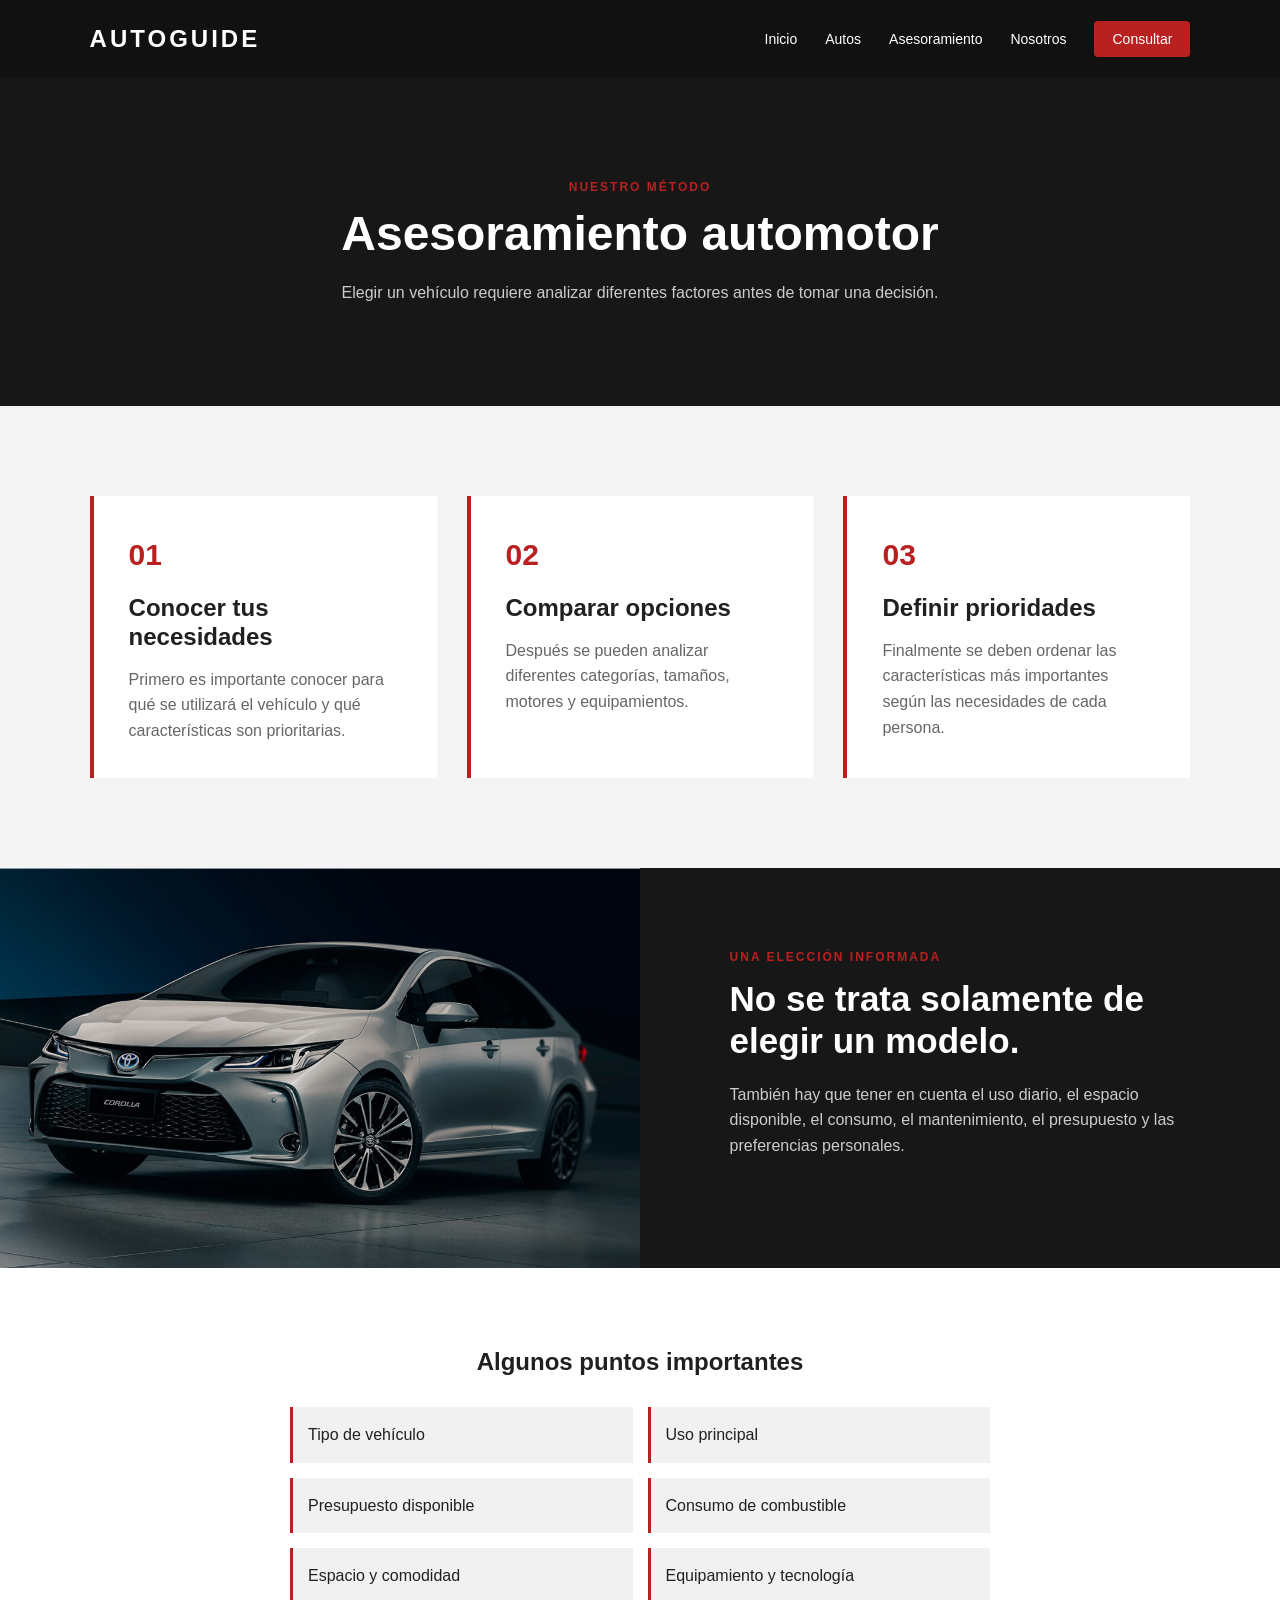
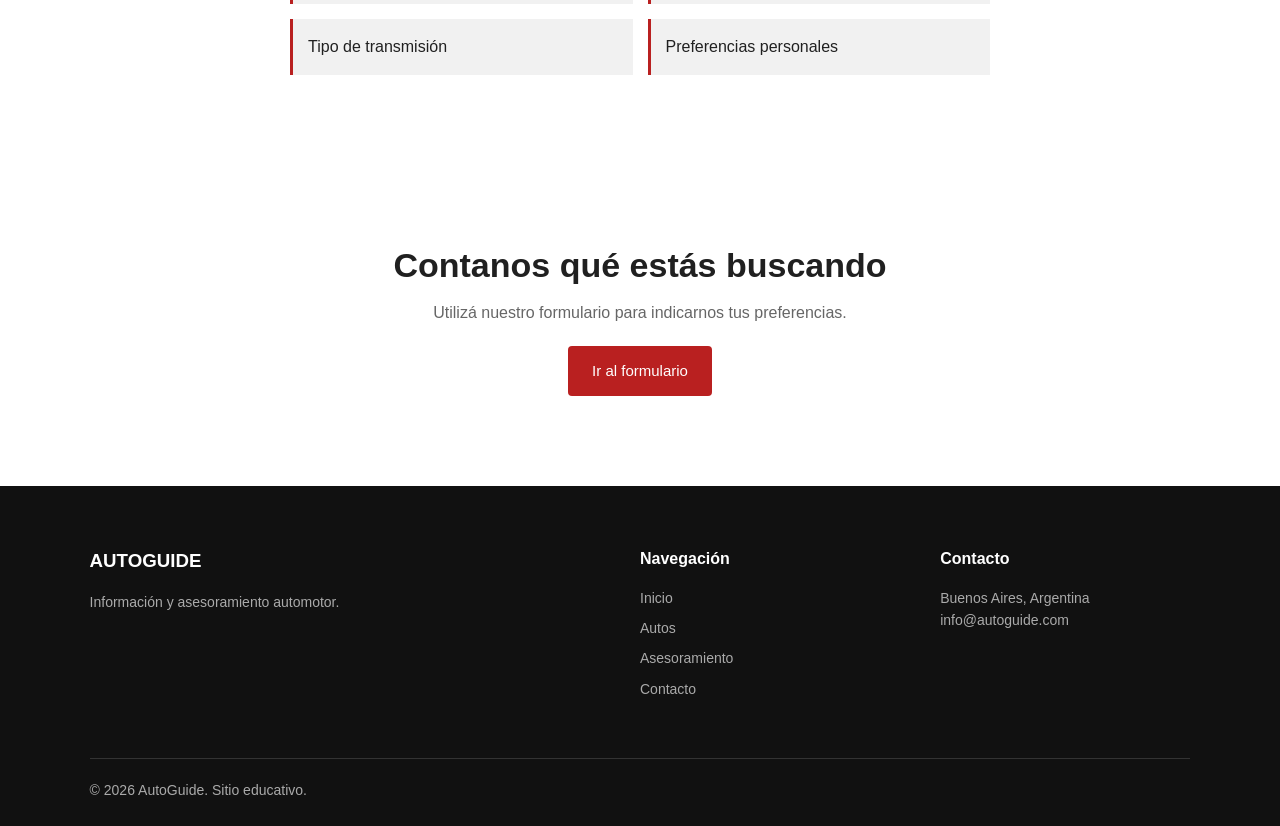
<file: asesoramiento.html>
<!DOCTYPE html>
<html lang="es">

<head>
    <meta charset="UTF-8">
    <meta name="viewport" content="width=device-width, initial-scale=1.0">

    <title>Asesoramiento | AutoGuide</title>

    <link rel="stylesheet" href="styles.css">
</head>

<body>

    <header>

        <div class="logo">
            <a href="index.html">AUTOGUIDE</a>
        </div>

        <nav>
            <ul>
                <li><a href="index.html">Inicio</a></li>
                <li><a href="autos.html">Autos</a></li>
                <li><a href="asesoramiento.html">Asesoramiento</a></li>
                <li><a href="nosotros.html">Nosotros</a></li>
                <li><a href="formulario.html" class="boton-nav">Consultar</a></li>
            </ul>
        </nav>

    </header>


    <main>

        <section class="titulo-pagina">

            <p class="texto-pequeno">NUESTRO MÉTODO</p>

            <h1>Asesoramiento automotor</h1>

            <p>
                Elegir un vehículo requiere analizar diferentes
                factores antes de tomar una decisión.
            </p>

        </section>


        <section class="pasos">

            <div class="paso">
                <span>01</span>
                <h2>Conocer tus necesidades</h2>
                <p>
                    Primero es importante conocer para qué se utilizará
                    el vehículo y qué características son prioritarias.
                </p>
            </div>

            <div class="paso">
                <span>02</span>
                <h2>Comparar opciones</h2>
                <p>
                    Después se pueden analizar diferentes categorías,
                    tamaños, motores y equipamientos.
                </p>
            </div>

            <div class="paso">
                <span>03</span>
                <h2>Definir prioridades</h2>
                <p>
                    Finalmente se deben ordenar las características
                    más importantes según las necesidades de cada persona.
                </p>
            </div>

        </section>


        <section class="asesoramiento-imagen">

            <img src="img/autodestacado.jpg" alt="Asesoramiento sobre vehículos">

            <div>

                <p class="texto-pequeno">UNA ELECCIÓN INFORMADA</p>

                <h2>No se trata solamente de elegir un modelo.</h2>

                <p>
                    También hay que tener en cuenta el uso diario,
                    el espacio disponible, el consumo, el mantenimiento,
                    el presupuesto y las preferencias personales.
                </p>

            </div>

        </section>


        <section class="checklist">

            <h2>Algunos puntos importantes</h2>

            <ul>
                <li>Tipo de vehículo</li>
                <li>Uso principal</li>
                <li>Presupuesto disponible</li>
                <li>Consumo de combustible</li>
                <li>Espacio y comodidad</li>
                <li>Equipamiento y tecnología</li>
                <li>Tipo de transmisión</li>
                <li>Preferencias personales</li>
            </ul>

        </section>


        <section class="llamada">

            <h2>Contanos qué estás buscando</h2>

            <p>
                Utilizá nuestro formulario para indicarnos tus preferencias.
            </p>

            <a href="formulario.html" class="boton">Ir al formulario</a>

        </section>

    </main>


    <footer>

        <div>
            <h3>AUTOGUIDE</h3>
            <p>Información y asesoramiento automotor.</p>
        </div>

        <div>
            <h4>Navegación</h4>
            <a href="index.html">Inicio</a>
            <a href="autos.html">Autos</a>
            <a href="asesoramiento.html">Asesoramiento</a>
            <a href="formulario.html">Contacto</a>
        </div>

        <div>
            <h4>Contacto</h4>
            <p>Buenos Aires, Argentina</p>
            <p>info@autoguide.com</p>
        </div>

        <div class="copyright">
            <p>© 2026 AutoGuide. Sitio educativo.</p>
        </div>

    </footer>

</body>
</html>
</file>
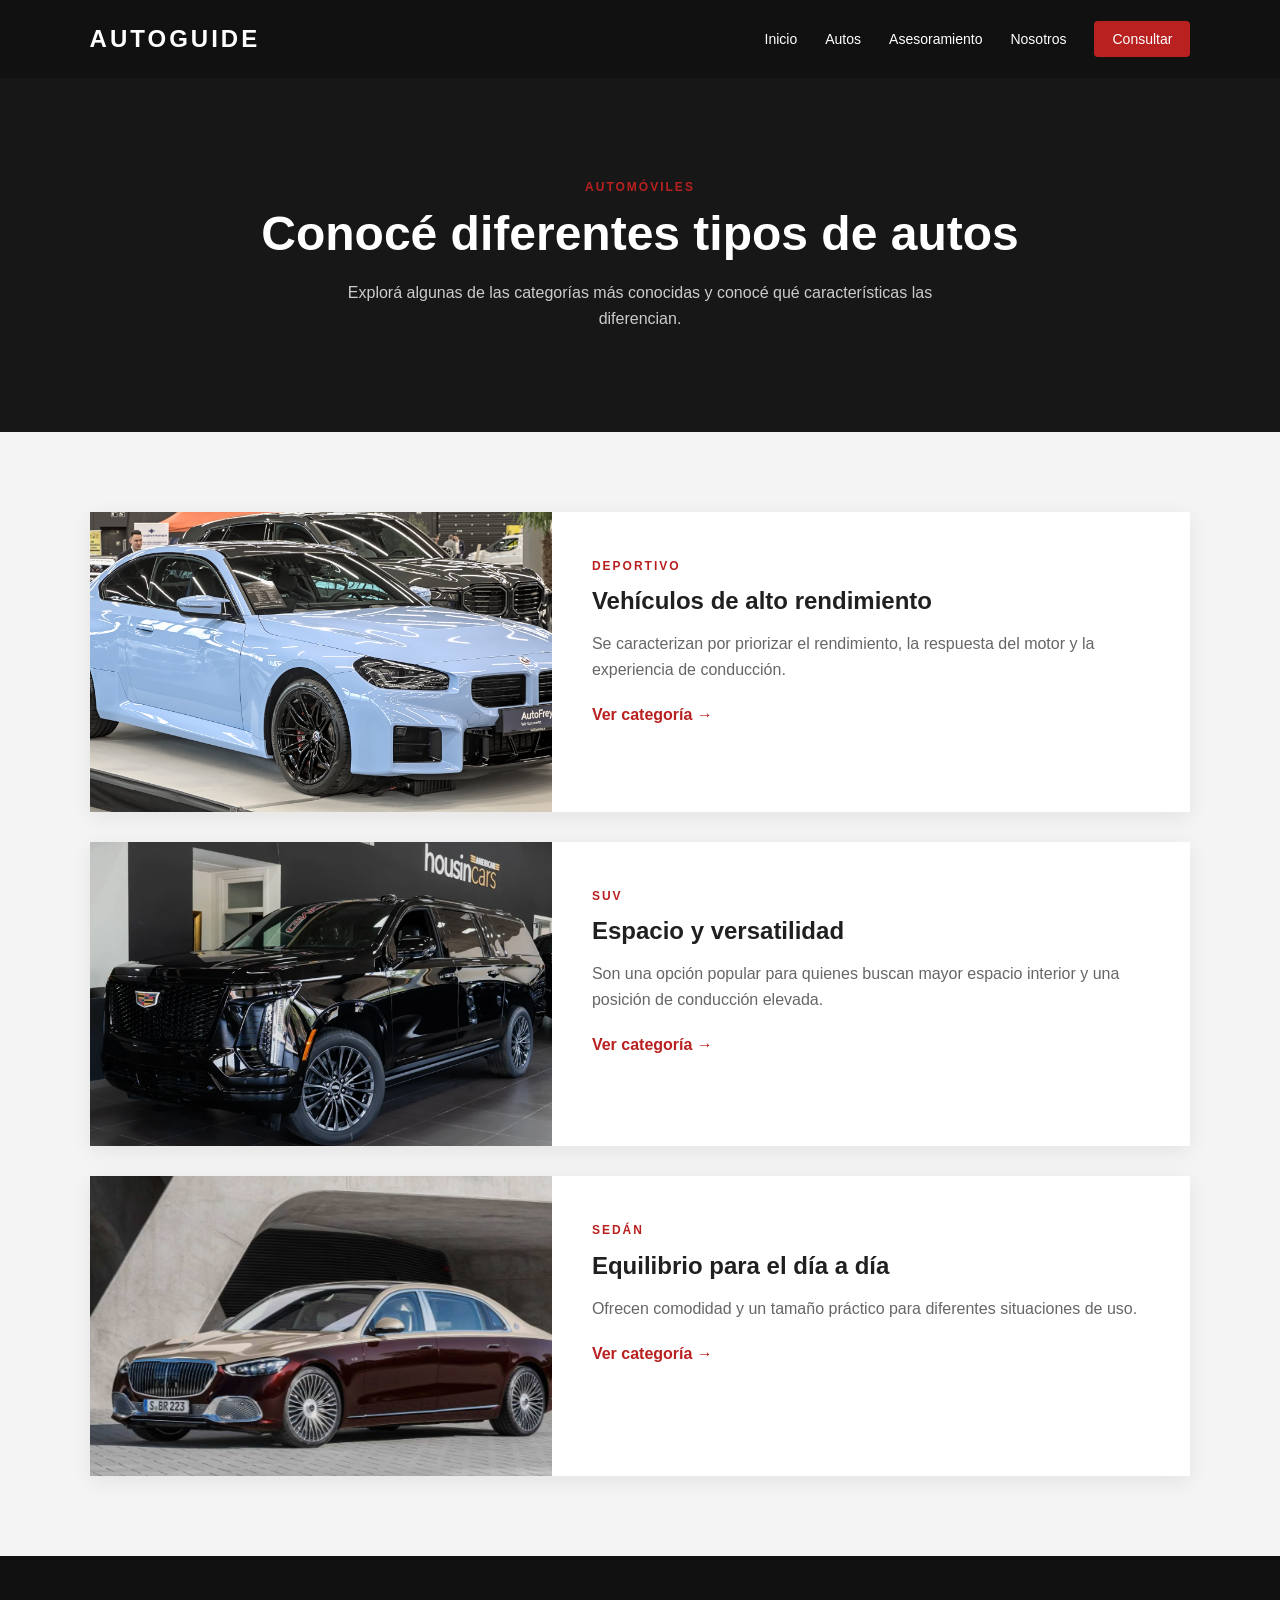
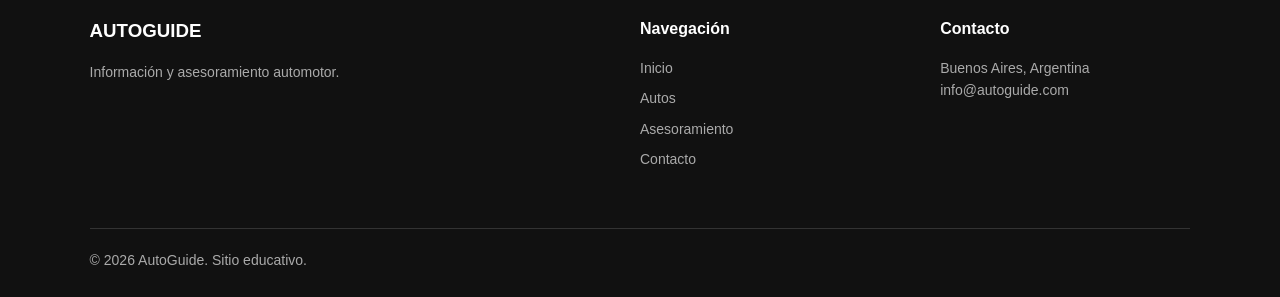
<file: autos.html>
<!DOCTYPE html>
<html lang="es">

<head>
    <meta charset="UTF-8">
    <meta name="viewport" content="width=device-width, initial-scale=1.0">

    <title>Autos | AutoGuide</title>

    <link rel="stylesheet" href="styles.css">
</head>

<body>

    <header>

        <div class="logo">
            <a href="index.html">AUTOGUIDE</a>
        </div>

        <nav>
            <ul>
                <li><a href="index.html">Inicio</a></li>
                <li><a href="autos.html">Autos</a></li>
                <li><a href="asesoramiento.html">Asesoramiento</a></li>
                <li><a href="nosotros.html">Nosotros</a></li>
                <li><a href="formulario.html" class="boton-nav">Consultar</a></li>
            </ul>
        </nav>

    </header>


    <main>

        <section class="titulo-pagina">

            <p class="texto-pequeno">AUTOMÓVILES</p>

            <h1>Conocé diferentes tipos de autos</h1>

            <p>
                Explorá algunas de las categorías más conocidas
                y conocé qué características las diferencian.
            </p>

        </section>


        <section class="lista-autos">

            <article class="auto-card">

                <img src="img/deportivos.jpg" alt="Automóvil">

                <div>
                    <span>DEPORTIVO</span>
                    <h2>Vehículos de alto rendimiento</h2>

                    <p>
                        Se caracterizan por priorizar el rendimiento,
                        la respuesta del motor y la experiencia de conducción.
                    </p>

                    <a href="deportivos.html">Ver categoría →</a>
                </div>

            </article>


            <article class="auto-card">

                <img src="img/suvs.png" alt="SUV">

                <div>
                    <span>SUV</span>
                    <h2>Espacio y versatilidad</h2>

                    <p>
                        Son una opción popular para quienes buscan
                        mayor espacio interior y una posición de conducción elevada.
                    </p>

                    <a href="suv.html">Ver categoría →</a>
                </div>

            </article>


            <article class="auto-card">

                <img src="img/sedanes.png" alt="Sedán">

                <div>
                    <span>SEDÁN</span>
                    <h2>Equilibrio para el día a día</h2>

                    <p>
                        Ofrecen comodidad y un tamaño práctico para
                        diferentes situaciones de uso.
                    </p>

                    <a href="sedanes.html">Ver categoría →</a>
                </div>

            </article>

        </section>

    </main>


    <footer>

        <div>
            <h3>AUTOGUIDE</h3>
            <p>Información y asesoramiento automotor.</p>
        </div>

        <div>
            <h4>Navegación</h4>
            <a href="index.html">Inicio</a>
            <a href="autos.html">Autos</a>
            <a href="asesoramiento.html">Asesoramiento</a>
            <a href="formulario.html">Contacto</a>
        </div>

        <div>
            <h4>Contacto</h4>
            <p>Buenos Aires, Argentina</p>
            <p>info@autoguide.com</p>
        </div>

        <div class="copyright">
            <p>© 2026 AutoGuide. Sitio educativo.</p>
        </div>

    </footer>

</body>
</html>
</file>
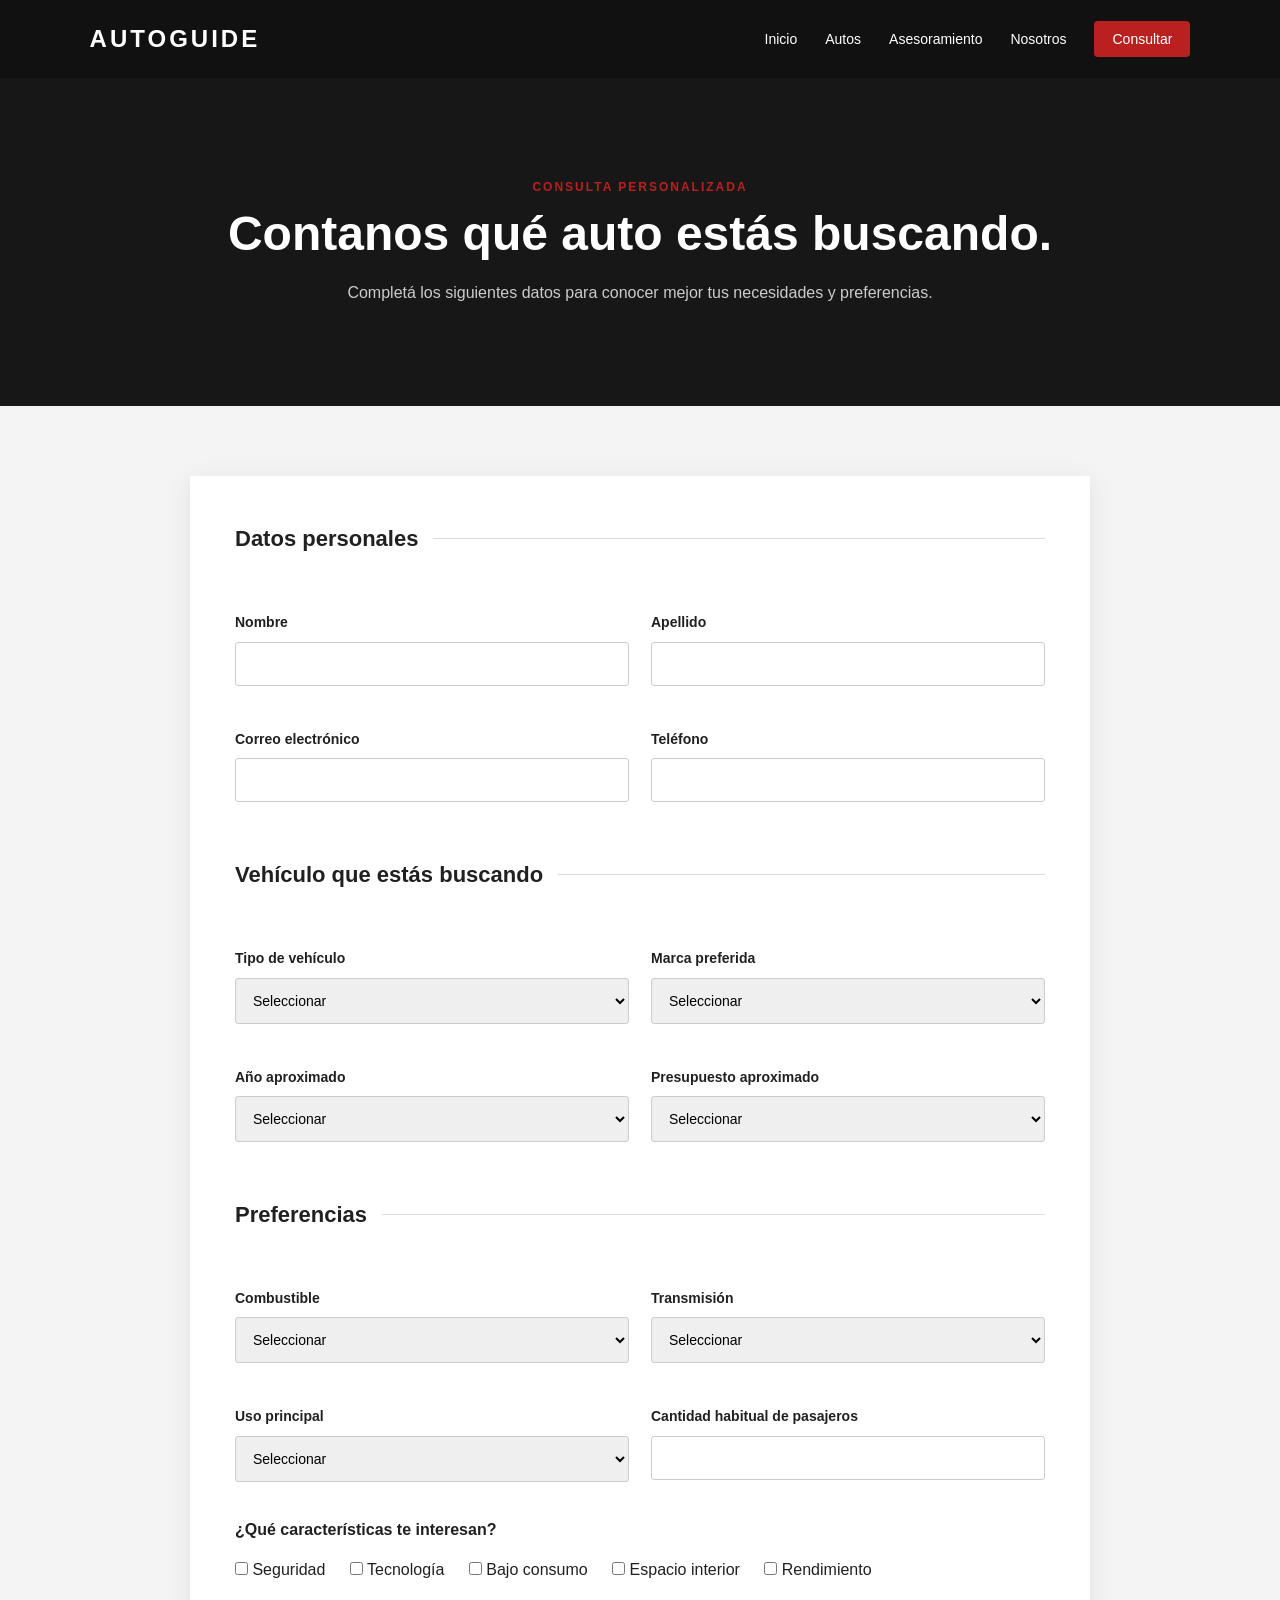
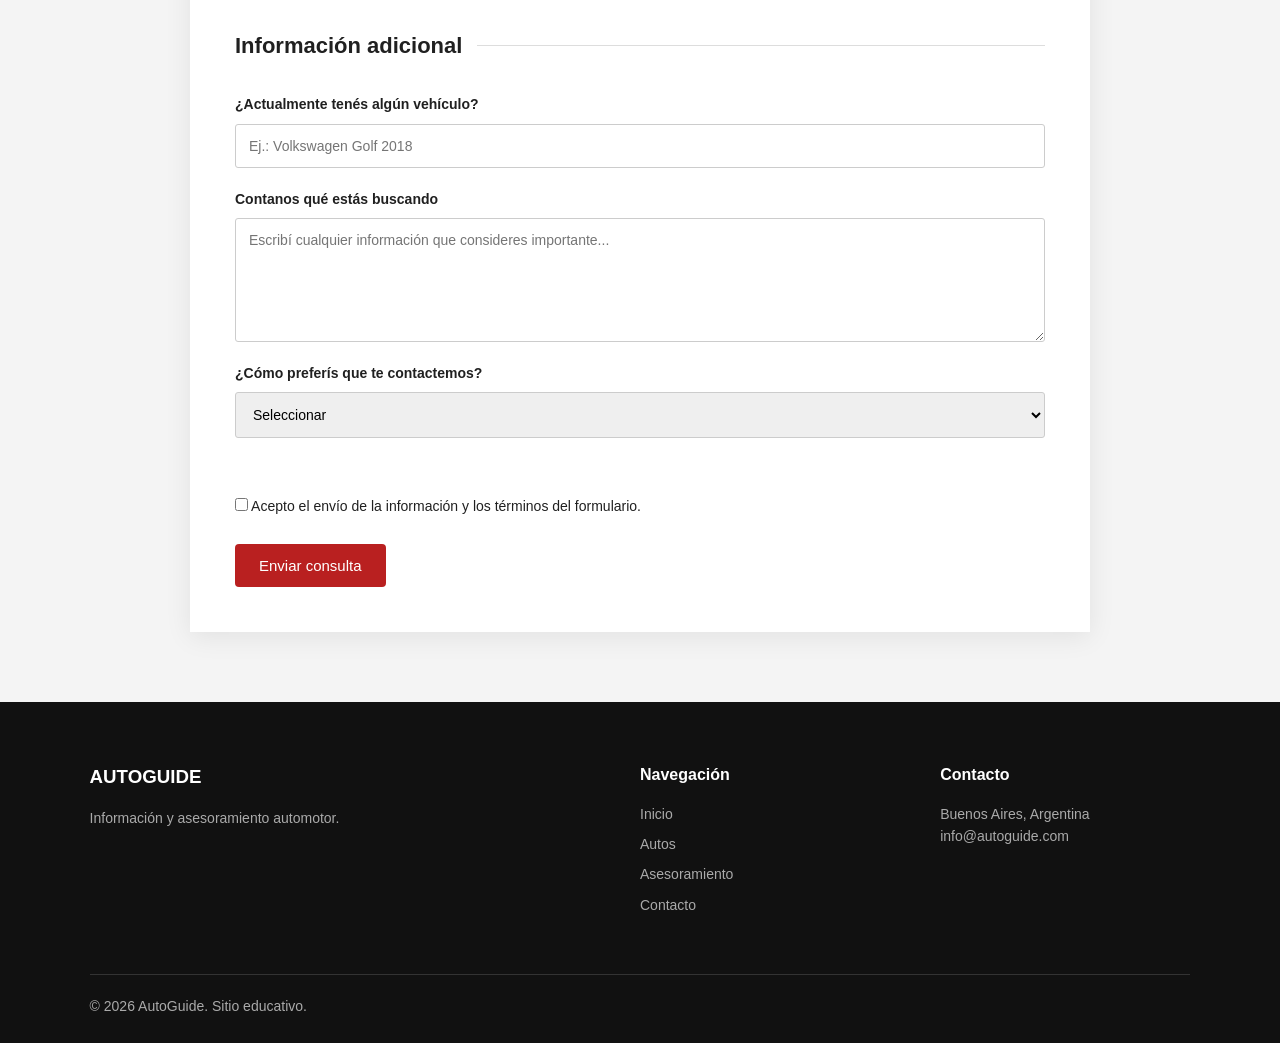
<file: formulario.html>
<!DOCTYPE html>
<html lang="es">

<head>
    <meta charset="UTF-8">
    <meta name="viewport" content="width=device-width, initial-scale=1.0">

    <title>Consulta | AutoGuide</title>

    <link rel="stylesheet" href="styles.css">
</head>

<body>

    <header>

        <div class="logo">
            <a href="index.html">AUTOGUIDE</a>
        </div>

        <nav>
            <ul>
                <li><a href="index.html">Inicio</a></li>
                <li><a href="autos.html">Autos</a></li>
                <li><a href="asesoramiento.html">Asesoramiento</a></li>
                <li><a href="nosotros.html">Nosotros</a></li>
                <li><a href="formulario.html" class="boton-nav">Consultar</a></li>
            </ul>
        </nav>

    </header>


    <main>

        <section class="titulo-pagina">

            <p class="texto-pequeno">CONSULTA PERSONALIZADA</p>

            <h1>Contanos qué auto estás buscando.</h1>

            <p>
                Completá los siguientes datos para conocer mejor
                tus necesidades y preferencias.
            </p>

        </section>


        <section class="formulario-contenedor">

            <form action="#" method="post">


                <fieldset>

                    <legend>Datos personales</legend>

                    <div class="form-grid">

                        <div class="campo">
                            <label for="nombre">Nombre</label>
                            <input type="text" id="nombre" name="nombre" required>
                        </div>

                        <div class="campo">
                            <label for="apellido">Apellido</label>
                            <input type="text" id="apellido" name="apellido" required>
                        </div>

                        <div class="campo">
                            <label for="email">Correo electrónico</label>
                            <input type="email" id="email" name="email" required>
                        </div>

                        <div class="campo">
                            <label for="telefono">Teléfono</label>
                            <input type="tel" id="telefono" name="telefono">
                        </div>

                    </div>

                </fieldset>


                <fieldset>

                    <legend>Vehículo que estás buscando</legend>

                    <div class="form-grid">

                        <div class="campo">

                            <label for="tipo">Tipo de vehículo</label>

                            <select id="tipo" name="tipo">

                                <option value="">Seleccionar</option>
                                <option value="sedan">Sedán</option>
                                <option value="suv">SUV</option>
                                <option value="deportivo">Deportivo</option>
                                <option value="hatchback">Hatchback</option>
                                <option value="pickup">Pickup</option>
                                <option value="otro">Otro</option>

                            </select>

                        </div>


                        <div class="campo">

                            <label for="marca">Marca preferida</label>

                            <select id="marca" name="marca">

                                <option value="">Seleccionar</option>
                                <option value="toyota">Toyota</option>
                                <option value="ford">Ford</option>
                                <option value="volkswagen">Volkswagen</option>
                                <option value="chevrolet">Chevrolet</option>
                                <option value="honda">Honda</option>
                                <option value="bmw">BMW</option>
                                <option value="mercedes">Mercedes-Benz</option>
                                <option value="otra">Otra</option>

                            </select>

                        </div>


                        <div class="campo">

                            <label for="anio">Año aproximado</label>

                            <select id="anio" name="anio">

                                <option value="">Seleccionar</option>
                                <option value="2026">2026</option>
                                <option value="2025">2025</option>
                                <option value="2024">2024</option>
                                <option value="2023">2023</option>
                                <option value="2022">2022</option>
                                <option value="anterior">Anterior</option>

                            </select>

                        </div>


                        <div class="campo">

                            <label for="presupuesto">Presupuesto aproximado</label>

                            <select id="presupuesto" name="presupuesto">

                                <option value="">Seleccionar</option>
                                <option value="bajo">Hasta $20.000.000</option>
                                <option value="medio">$20.000.000 - $35.000.000</option>
                                <option value="alto">$35.000.000 - $50.000.000</option>
                                <option value="superior">Más de $50.000.000</option>

                            </select>

                        </div>

                    </div>

                </fieldset>


                <fieldset>

                    <legend>Preferencias</legend>

                    <div class="form-grid">

                        <div class="campo">

                            <label for="combustible">Combustible</label>

                            <select id="combustible" name="combustible">

                                <option value="">Seleccionar</option>
                                <option value="nafta">Nafta</option>
                                <option value="diesel">Diésel</option>
                                <option value="hibrido">Híbrido</option>
                                <option value="electrico">Eléctrico</option>
                                <option value="indiferente">Indiferente</option>

                            </select>

                        </div>


                        <div class="campo">

                            <label for="transmision">Transmisión</label>

                            <select id="transmision" name="transmision">

                                <option value="">Seleccionar</option>
                                <option value="manual">Manual</option>
                                <option value="automatica">Automática</option>
                                <option value="indiferente">Indiferente</option>

                            </select>

                        </div>


                        <div class="campo">

                            <label for="uso">Uso principal</label>

                            <select id="uso" name="uso">

                                <option value="">Seleccionar</option>
                                <option value="ciudad">Ciudad</option>
                                <option value="viajes">Viajes</option>
                                <option value="familia">Uso familiar</option>
                                <option value="trabajo">Trabajo</option>
                                <option value="mixto">Uso mixto</option>

                            </select>

                        </div>


                        <div class="campo">

                            <label for="ocupantes">Cantidad habitual de pasajeros</label>

                            <input type="number" id="ocupantes" name="ocupantes" min="1" max="10">

                        </div>

                    </div>


                    <div class="preferencias">

                        <p>¿Qué características te interesan?</p>

                        <label>
                            <input type="checkbox" name="caracteristicas" value="seguridad">
                            Seguridad
                        </label>

                        <label>
                            <input type="checkbox" name="caracteristicas" value="tecnologia">
                            Tecnología
                        </label>

                        <label>
                            <input type="checkbox" name="caracteristicas" value="consumo">
                            Bajo consumo
                        </label>

                        <label>
                            <input type="checkbox" name="caracteristicas" value="espacio">
                            Espacio interior
                        </label>

                        <label>
                            <input type="checkbox" name="caracteristicas" value="rendimiento">
                            Rendimiento
                        </label>

                    </div>

                </fieldset>


                <fieldset>

                    <legend>Información adicional</legend>

                    <div class="campo">

                        <label for="actual">
                            ¿Actualmente tenés algún vehículo?
                        </label>

                        <input type="text" id="actual" name="actual"
                            placeholder="Ej.: Volkswagen Golf 2018">

                    </div>


                    <div class="campo">

                        <label for="mensaje">Contanos qué estás buscando</label>

                        <textarea id="mensaje" name="mensaje" rows="6"
                            placeholder="Escribí cualquier información que consideres importante..."></textarea>

                    </div>


                    <div class="campo">

                        <label for="contacto">¿Cómo preferís que te contactemos?</label>

                        <select id="contacto" name="contacto">

                            <option value="">Seleccionar</option>
                            <option value="email">Correo electrónico</option>
                            <option value="telefono">Teléfono</option>

                        </select>

                    </div>

                </fieldset>


                <div class="terminos">

                    <label>
                        <input type="checkbox" name="terminos" required>
                        Acepto el envío de la información y los términos
                        del formulario.
                    </label>

                </div>


                <button type="submit" class="boton boton-formulario">
                    Enviar consulta
                </button>


            </form>

        </section>

    </main>


    <footer>

        <div>
            <h3>AUTOGUIDE</h3>
            <p>Información y asesoramiento automotor.</p>
        </div>

        <div>
            <h4>Navegación</h4>
            <a href="index.html">Inicio</a>
            <a href="autos.html">Autos</a>
            <a href="asesoramiento.html">Asesoramiento</a>
            <a href="formulario.html">Contacto</a>
        </div>

        <div>
            <h4>Contacto</h4>
            <p>Buenos Aires, Argentina</p>
            <p>info@autoguide.com</p>
        </div>

        <div class="copyright">
            <p>© 2026 AutoGuide. Sitio educativo.</p>
        </div>

    </footer>

</body>
</html>
</file>
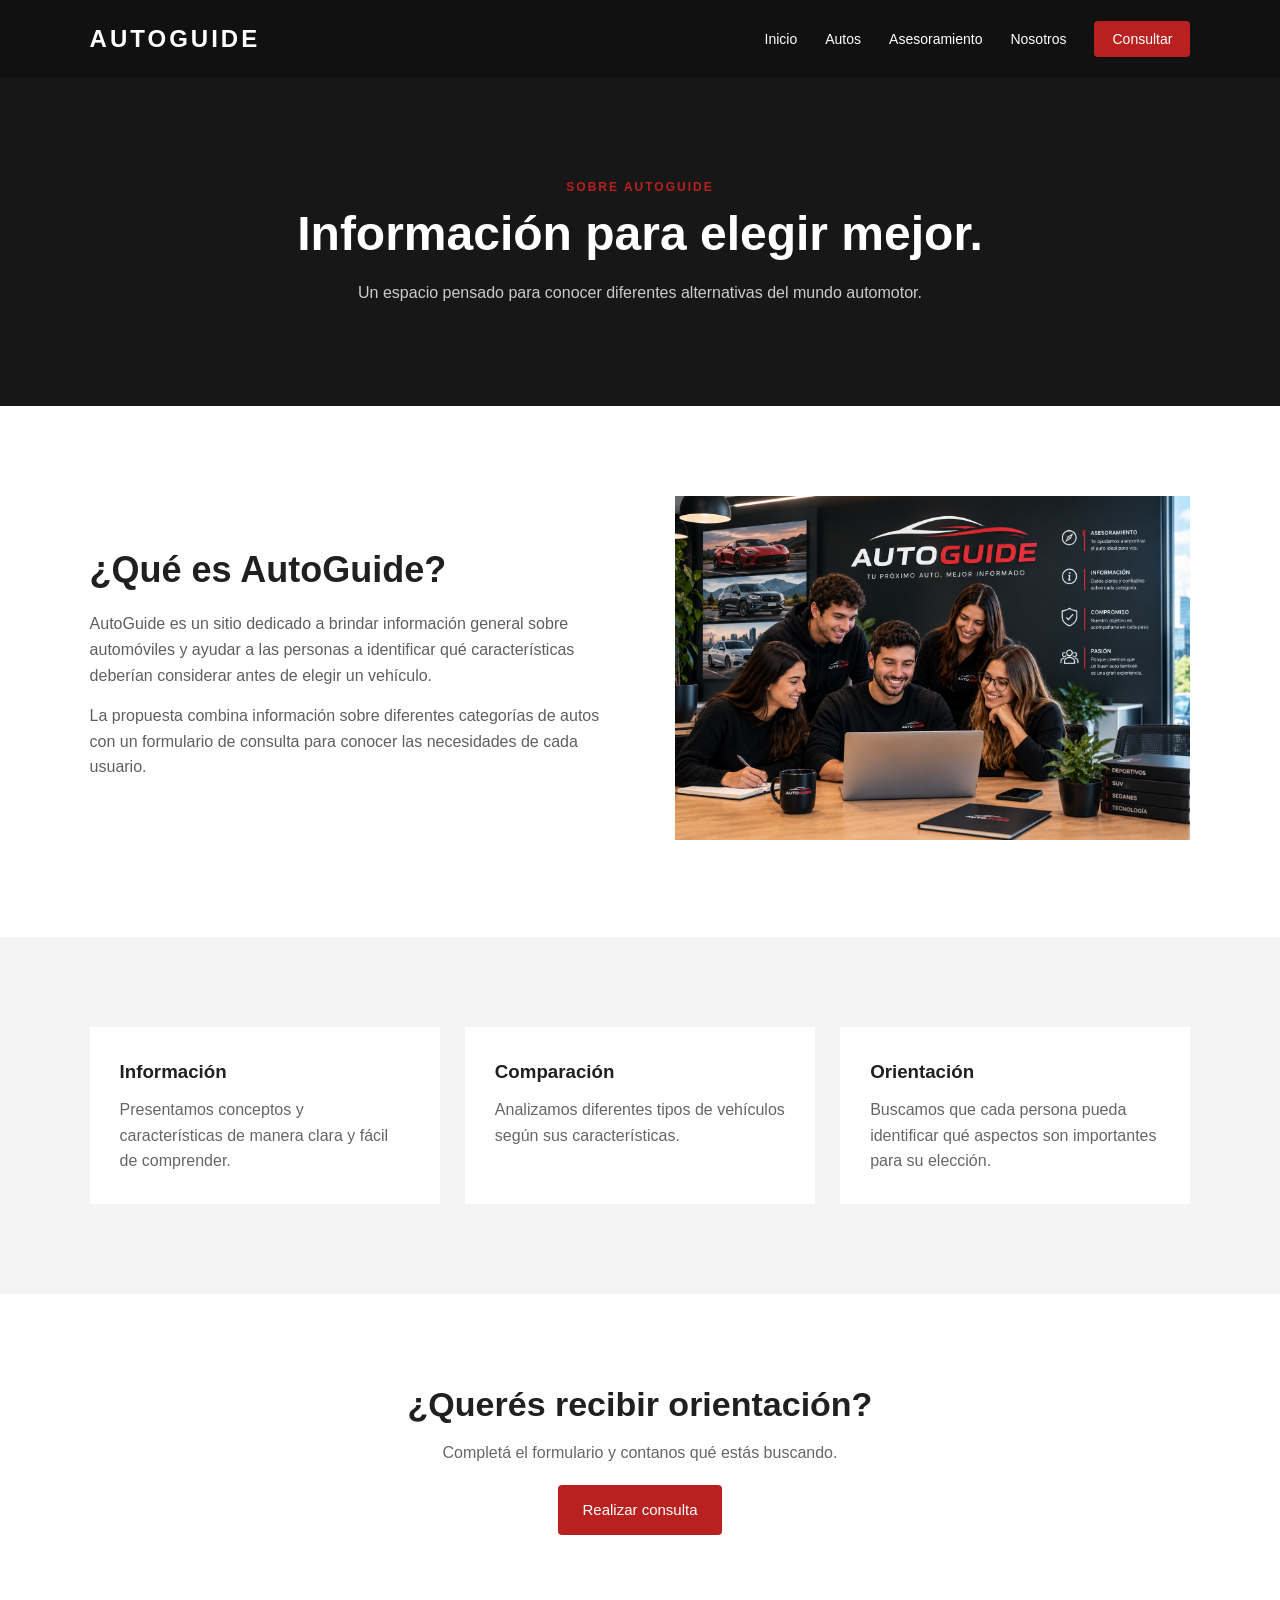
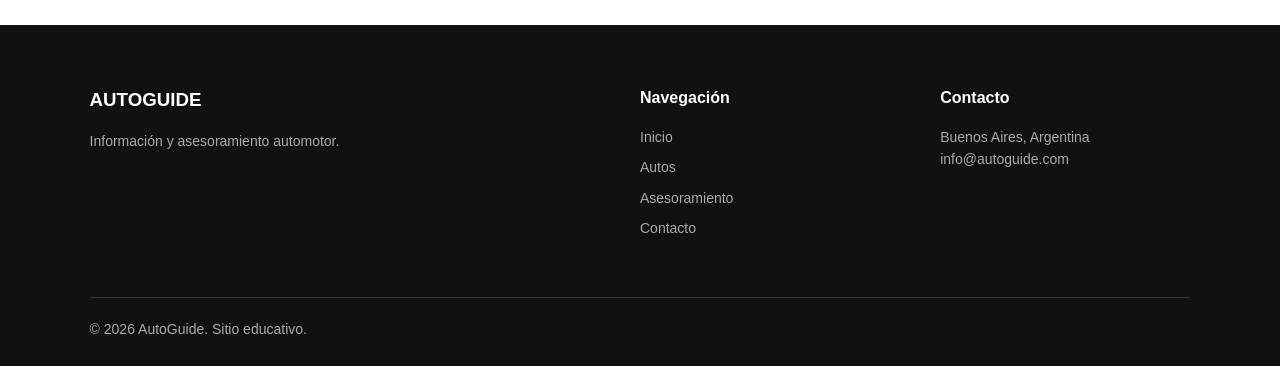
<file: nosotros.html>
<!DOCTYPE html>
<html lang="es">

<head>
    <meta charset="UTF-8">
    <meta name="viewport" content="width=device-width, initial-scale=1.0">

    <title>Nosotros | AutoGuide</title>

    <link rel="stylesheet" href="styles.css">
</head>

<body>

    <header>

        <div class="logo">
            <a href="index.html">AUTOGUIDE</a>
        </div>

        <nav>
            <ul>
                <li><a href="index.html">Inicio</a></li>
                <li><a href="autos.html">Autos</a></li>
                <li><a href="asesoramiento.html">Asesoramiento</a></li>
                <li><a href="nosotros.html">Nosotros</a></li>
                <li><a href="formulario.html" class="boton-nav">Consultar</a></li>
            </ul>
        </nav>

    </header>


    <main>

        <section class="titulo-pagina">

            <p class="texto-pequeno">SOBRE AUTOGUIDE</p>

            <h1>Información para elegir mejor.</h1>

            <p>
                Un espacio pensado para conocer diferentes
                alternativas del mundo automotor.
            </p>

        </section>


        <section class="nosotros">

            <div class="nosotros-texto">

                <h2>¿Qué es AutoGuide?</h2>

                <p>
                    AutoGuide es un sitio dedicado a brindar información
                    general sobre automóviles y ayudar a las personas
                    a identificar qué características deberían considerar
                    antes de elegir un vehículo.
                </p>

                <p>
                    La propuesta combina información sobre diferentes
                    categorías de autos con un formulario de consulta
                    para conocer las necesidades de cada usuario.
                </p>

            </div>


            <div class="nosotros-imagen">
                <img src="img/autoguide.png" alt="Automóvil">
            </div>

        </section>


        <section class="valores">

            <div>
                <h3>Información</h3>
                <p>
                    Presentamos conceptos y características de manera
                    clara y fácil de comprender.
                </p>
            </div>

            <div>
                <h3>Comparación</h3>
                <p>
                    Analizamos diferentes tipos de vehículos
                    según sus características.
                </p>
            </div>

            <div>
                <h3>Orientación</h3>
                <p>
                    Buscamos que cada persona pueda identificar
                    qué aspectos son importantes para su elección.
                </p>
            </div>

        </section>


        <section class="llamada">

            <h2>¿Querés recibir orientación?</h2>

            <p>Completá el formulario y contanos qué estás buscando.</p>

            <a href="formulario.html" class="boton">Realizar consulta</a>

        </section>

    </main>


    <footer>

        <div>
            <h3>AUTOGUIDE</h3>
            <p>Información y asesoramiento automotor.</p>
        </div>

        <div>
            <h4>Navegación</h4>
            <a href="index.html">Inicio</a>
            <a href="autos.html">Autos</a>
            <a href="asesoramiento.html">Asesoramiento</a>
            <a href="formulario.html">Contacto</a>
        </div>

        <div>
            <h4>Contacto</h4>
            <p>Buenos Aires, Argentina</p>
            <p>info@autoguide.com</p>
        </div>

        <div class="copyright">
            <p>© 2026 AutoGuide. Sitio educativo.</p>
        </div>

    </footer>

</body>
</html>
</file>
<file: styles.css>
* {
    box-sizing: border-box;
    margin: 0;
    padding: 0;
}

body {
    font-family: Arial, Helvetica, sans-serif;
    background-color: #f4f4f4;
    color: #202020;
    line-height: 1.6;
}


/* =========================
   HEADER
========================= */

header {
    width: 100%;
    background-color: #111111;
    display: flex;
    justify-content: space-between;
    align-items: center;
    padding: 20px 7%;
    position: sticky;
    top: 0;
    z-index: 1000;
}

.logo a {
    color: white;
    text-decoration: none;
    font-size: 24px;
    font-weight: bold;
    letter-spacing: 3px;
}

nav ul {
    display: flex;
    align-items: center;
    gap: 28px;
    list-style: none;
}

nav a {
    color: #ffffff;
    text-decoration: none;
    font-size: 14px;
    transition: 0.3s;
}

nav a:hover {
    color: #d33b3b;
}

.boton-nav {
    background-color: #b92020;
    padding: 10px 18px;
    border-radius: 4px;
}

.boton-nav:hover {
    background-color: #8f1515;
    color: white;
}


/* =========================
   BOTONES
========================= */

.boton {
    display: inline-block;
    background-color: #b92020;
    color: white;
    text-decoration: none;
    padding: 13px 24px;
    border-radius: 4px;
    margin-top: 20px;
    border: none;
    cursor: pointer;
    font-size: 15px;
}

.boton:hover {
    background-color: #8f1515;
}

.boton-secundario {
    display: inline-block;
    color: #b92020;
    text-decoration: none;
    font-weight: bold;
    margin-top: 20px;
}

.boton-secundario:hover {
    text-decoration: underline;
}


/* =========================
   TEXTOS
========================= */

.texto-pequeno {
    color: #b92020;
    font-size: 12px;
    font-weight: bold;
    letter-spacing: 2px;
    margin-bottom: 10px;
}

h1 {
    font-size: 48px;
    line-height: 1.1;
}

h2 {
    line-height: 1.2;
}


/* =========================
   HERO
========================= */

.hero {
    min-height: 650px;
    display: flex;
    align-items: center;
    padding: 80px 7%;
    background-image:
        linear-gradient(to right, rgba(0, 0, 0, 0.85), rgba(0, 0, 0, 0.25)),
        url("img/portada.jpg");
    background-size: cover;
    background-position: center;
    color: white;
}

.hero-contenido {
    max-width: 650px;
}

.hero h1 {
    margin-bottom: 25px;
}

.hero p:not(.texto-pequeno) {
    max-width: 580px;
    color: #dddddd;
}


/* =========================
   INTRODUCCIÓN
========================= */

.introduccion {
    padding: 90px 7%;
    display: flex;
    justify-content: space-between;
    gap: 60px;
    background-color: white;
}

.introduccion div {
    max-width: 500px;
}

.introduccion h2 {
    font-size: 36px;
}

.introduccion > p {
    max-width: 500px;
    color: #555555;
}


/* =========================
   SECCIONES
========================= */

.categorias {
    padding: 90px 7%;
}

.titulo-seccion {
    margin-bottom: 40px;
}

.titulo-seccion h2 {
    font-size: 36px;
}

.tarjetas {
    display: grid;
    grid-template-columns: repeat(3, 1fr);
    gap: 25px;
}

.tarjeta {
    background-color: white;
    text-decoration: none;
    color: #202020;
    box-shadow: 0 5px 20px rgba(0, 0, 0, 0.08);
    transition: 0.3s;
}

.tarjeta:hover {
    transform: translateY(-5px);
}

.imagen-tarjeta {
    height: 250px;
    background-size: cover;
    background-position: center;
}

.deportivo {
    background-image: url("img/tarjetadeportivo.png");
}

.suv {
    background-image: url("img/tarjetasuv.jpg");
}

.sedan {
    background-image: url("img/tarjetasedan.jpg");
}

.tarjeta-contenido {
    padding: 25px;
}

.tarjeta-contenido h3 {
    font-size: 23px;
    margin-bottom: 10px;
}

.tarjeta-contenido p {
    color: #666666;
}


/* =========================
   DESTACADO
========================= */

.destacado {
    background-color: #171717;
    color: white;
    display: flex;
    align-items: stretch;
}

.destacado-imagen {
    width: 50%;
}

.destacado-imagen img {
    width: 100%;
    height: 100%;
    min-height: 450px;
    object-fit: cover;
}

.destacado-texto {
    width: 50%;
    padding: 80px 7%;
}

.destacado-texto h2 {
    font-size: 38px;
    margin-bottom: 20px;
}

.destacado-texto p:not(.texto-pequeno) {
    color: #cccccc;
}


/* =========================
   LLAMADA A LA ACCIÓN
========================= */

.llamada {
    text-align: center;
    padding: 90px 7%;
    background-color: white;
}

.llamada h2 {
    font-size: 34px;
    margin-bottom: 15px;
}

.llamada p {
    max-width: 650px;
    margin: auto;
    color: #666666;
}


/* =========================
   TÍTULOS DE PÁGINA
========================= */

.titulo-pagina {
    text-align: center;
    padding: 100px 7%;
    background-color: #171717;
    color: white;
}

.titulo-pagina h1 {
    max-width: 850px;
    margin: auto;
}

.titulo-pagina p:last-child {
    max-width: 650px;
    margin: 20px auto 0;
    color: #cccccc;
}


/* =========================
   AUTOS
========================= */

.lista-autos {
    padding: 80px 7%;
    display: flex;
    flex-direction: column;
    gap: 30px;
}

.auto-card {
    background-color: white;
    display: flex;
    min-height: 300px;
    box-shadow: 0 5px 20px rgba(0, 0, 0, 0.07);
}

.auto-card img {
    width: 42%;
    object-fit: cover;
}

.auto-card div {
    padding: 40px;
}

.auto-card span {
    color: #b92020;
    font-size: 12px;
    font-weight: bold;
    letter-spacing: 2px;
}

.auto-card h2 {
    margin: 10px 0 15px;
}

.auto-card p {
    color: #666666;
}

.auto-card a {
    display: inline-block;
    color: #b92020;
    text-decoration: none;
    font-weight: bold;
    margin-top: 20px;
}


/* =========================
   CATEGORÍAS
========================= */

.categoria-header {
    min-height: 450px;
    padding: 100px 7%;
    display: flex;
    flex-direction: column;
    justify-content: center;
    color: white;
    background-size: cover;
    background-position: center;
}

.deportivo-header {
    background-image:
        linear-gradient(rgba(0, 0, 0, 0.65), rgba(0, 0, 0, 0.65)),
        url("img/deportivo2.jpg");
}

.suv-header {
    background-image:
        linear-gradient(rgba(0, 0, 0, 0.65), rgba(0, 0, 0, 0.65)),
        url("img/suv2.jpg");
}

.sedan-header {
    background-image:
        linear-gradient(rgba(0, 0, 0, 0.65), rgba(0, 0, 0, 0.65)),
        url("img/sedan2.jpg");
}

.categoria-header h1 {
    margin-bottom: 20px;
}

.categoria-header p:last-child {
    max-width: 650px;
    color: #dddddd;
}

.contenido-categoria {
    display: flex;
    align-items: center;
    gap: 70px;
    padding: 90px 7%;
    background-color: white;
}

.categoria-texto {
    flex: 1;
}

.categoria-texto h2 {
    font-size: 34px;
    margin-bottom: 20px;
}

.categoria-texto p {
    color: #5e5e5e;
    margin-bottom: 15px;
}

.categoria-imagen {
    flex: 1;
}

.categoria-imagen img {
    width: 100%;
    display: block;
}

.caracteristicas {
    padding: 90px 7%;
}

.caracteristicas > h2 {
    text-align: center;
    font-size: 34px;
    margin-bottom: 45px;
}

.caracteristicas-grid {
    display: grid;
    grid-template-columns: repeat(3, 1fr);
    gap: 25px;
}

.caracteristicas-grid div {
    background-color: white;
    padding: 30px;
    border-top: 3px solid #b92020;
}

.caracteristicas-grid h3 {
    margin-bottom: 12px;
}

.caracteristicas-grid p {
    color: #666666;
}


/* =========================
   ASESORAMIENTO
========================= */

.pasos {
    padding: 90px 7%;
    display: grid;
    grid-template-columns: repeat(3, 1fr);
    gap: 30px;
}

.paso {
    background-color: white;
    padding: 35px;
    border-left: 4px solid #b92020;
}

.paso span {
    font-size: 30px;
    font-weight: bold;
    color: #b92020;
}

.paso h2 {
    margin: 15px 0;
}

.paso p {
    color: #666666;
}

.asesoramiento-imagen {
    display: flex;
    background-color: #171717;
    color: white;
}

.asesoramiento-imagen img {
    width: 50%;
    object-fit: cover;
}

.asesoramiento-imagen div {
    width: 50%;
    padding: 80px 7%;
}

.asesoramiento-imagen h2 {
    font-size: 35px;
    margin-bottom: 20px;
}

.asesoramiento-imagen p:last-child {
    color: #cccccc;
}

.checklist {
    padding: 80px 7%;
    background-color: white;
}

.checklist h2 {
    text-align: center;
    margin-bottom: 30px;
}

.checklist ul {
    max-width: 700px;
    margin: auto;
    display: grid;
    grid-template-columns: 1fr 1fr;
    gap: 15px;
    list-style: none;
}

.checklist li {
    padding: 15px;
    background-color: #f1f1f1;
    border-left: 3px solid #b92020;
}


/* =========================
   NOSOTROS
========================= */

.nosotros {
    display: flex;
    align-items: center;
    gap: 70px;
    padding: 90px 7%;
    background-color: white;
}

.nosotros-texto {
    flex: 1;
}

.nosotros-texto h2 {
    font-size: 36px;
    margin-bottom: 20px;
}

.nosotros-texto p {
    color: #5f5f5f;
    margin-bottom: 15px;
}

.nosotros-imagen {
    flex: 1;
}

.nosotros-imagen img {
    width: 100%;
}

.valores {
    padding: 90px 7%;
    display: grid;
    grid-template-columns: repeat(3, 1fr);
    gap: 25px;
}

.valores div {
    padding: 30px;
    background-color: white;
}

.valores h3 {
    margin-bottom: 10px;
}

.valores p {
    color: #666666;
}


/* =========================
   FORMULARIO
========================= */

.formulario-contenedor {
    max-width: 950px;
    margin: 70px auto;
    padding: 0 25px;
}

form {
    background-color: white;
    padding: 45px;
    box-shadow: 0 5px 25px rgba(0, 0, 0, 0.08);
}

fieldset {
    border: none;
    border-top: 1px solid #dddddd;
    padding-top: 30px;
    margin-bottom: 35px;
}

legend {
    font-size: 22px;
    font-weight: bold;
    padding-right: 15px;
}

.form-grid {
    display: grid;
    grid-template-columns: 1fr 1fr;
    gap: 22px;
    margin-top: 25px;
}

.campo {
    display: flex;
    flex-direction: column;
    gap: 8px;
    margin-bottom: 20px;
}

.campo label {
    font-weight: bold;
    font-size: 14px;
}

.campo input,
.campo select,
.campo textarea {
    width: 100%;
    padding: 13px;
    border: 1px solid #cccccc;
    border-radius: 3px;
    font-family: Arial, Helvetica, sans-serif;
    font-size: 14px;
}

.campo input:focus,
.campo select:focus,
.campo textarea:focus {
    outline: none;
    border-color: #b92020;
}

.preferencias {
    margin-top: 15px;
}

.preferencias p {
    font-weight: bold;
    margin-bottom: 15px;
}

.preferencias label {
    margin-right: 20px;
    display: inline-block;
    margin-bottom: 10px;
}

.terminos {
    margin-bottom: 25px;
}

.terminos label {
    font-size: 14px;
}

.boton-formulario {
    margin-top: 0;
}


/* =========================
   FOOTER
========================= */

footer {
    background-color: #111111;
    color: white;
    padding: 60px 7% 25px;
    display: grid;
    grid-template-columns: 2fr 1fr 1fr;
    gap: 50px;
}

footer h3,
footer h4 {
    margin-bottom: 15px;
}

footer p {
    color: #aaaaaa;
    font-size: 14px;
}

footer a {
    display: block;
    color: #aaaaaa;
    text-decoration: none;
    margin-bottom: 8px;
    font-size: 14px;
}

footer a:hover {
    color: white;
}

.copyright {
    grid-column: 1 / -1;
    border-top: 1px solid #333333;
    padding-top: 20px;
}


/* =========================
   RESPONSIVE
========================= */

@media (max-width: 900px) {

    header {
        flex-direction: column;
        gap: 20px;
    }

    nav ul {
        flex-wrap: wrap;
        justify-content: center;
    }

    h1 {
        font-size: 38px;
    }

    .tarjetas,
    .caracteristicas-grid,
    .pasos,
    .valores {
        grid-template-columns: 1fr;
    }

    .introduccion {
        flex-direction: column;
    }

    .destacado,
    .contenido-categoria,
    .nosotros,
    .asesoramiento-imagen {
        flex-direction: column;
    }

    .destacado-imagen,
    .destacado-texto,
    .categoria-imagen,
    .categoria-texto,
    .nosotros-imagen,
    .nosotros-texto,
    .asesoramiento-imagen img,
    .asesoramiento-imagen div {
        width: 100%;
    }

    .auto-card {
        flex-direction: column;
    }

    .auto-card img {
        width: 100%;
        height: 280px;
    }

    .form-grid {
        grid-template-columns: 1fr;
    }

    .checklist ul {
        grid-template-columns: 1fr;
    }

    footer {
        grid-template-columns: 1fr;
    }

    .copyright {
        grid-column: auto;
    }
}
</file>
